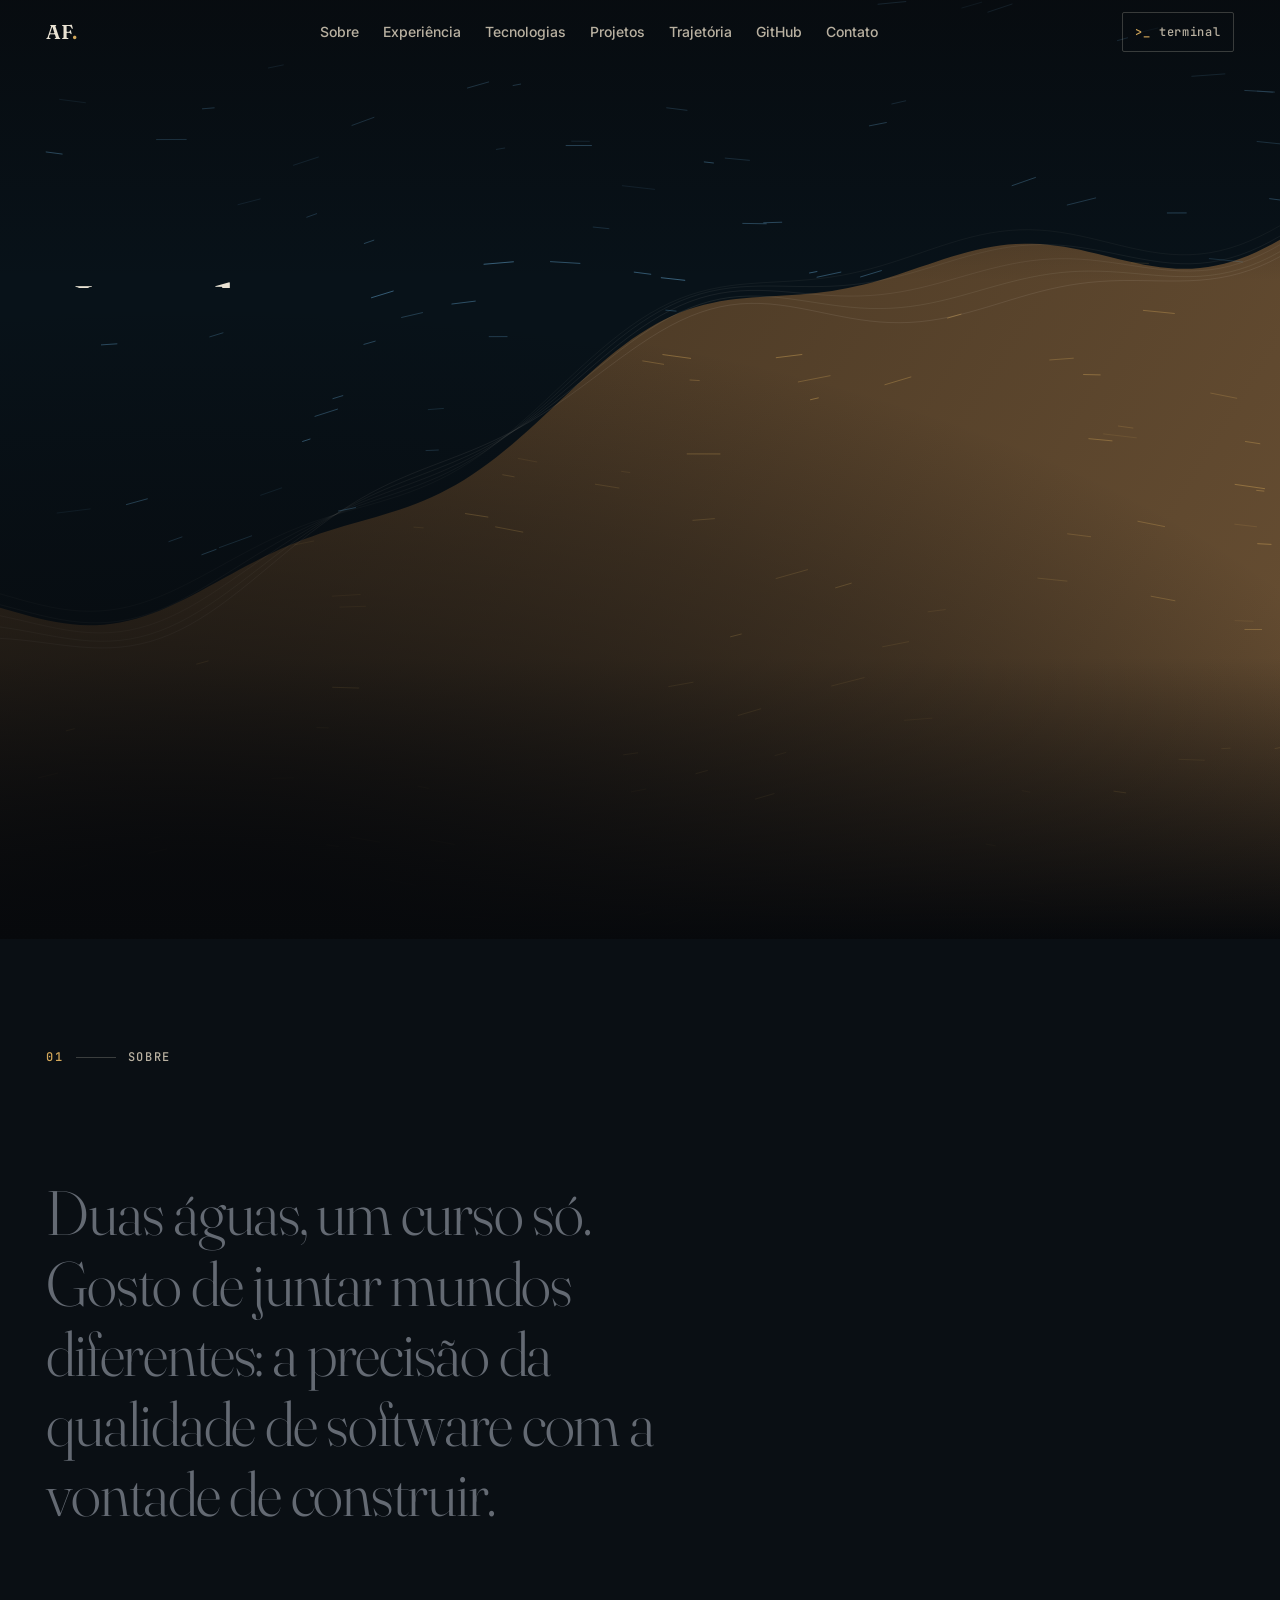
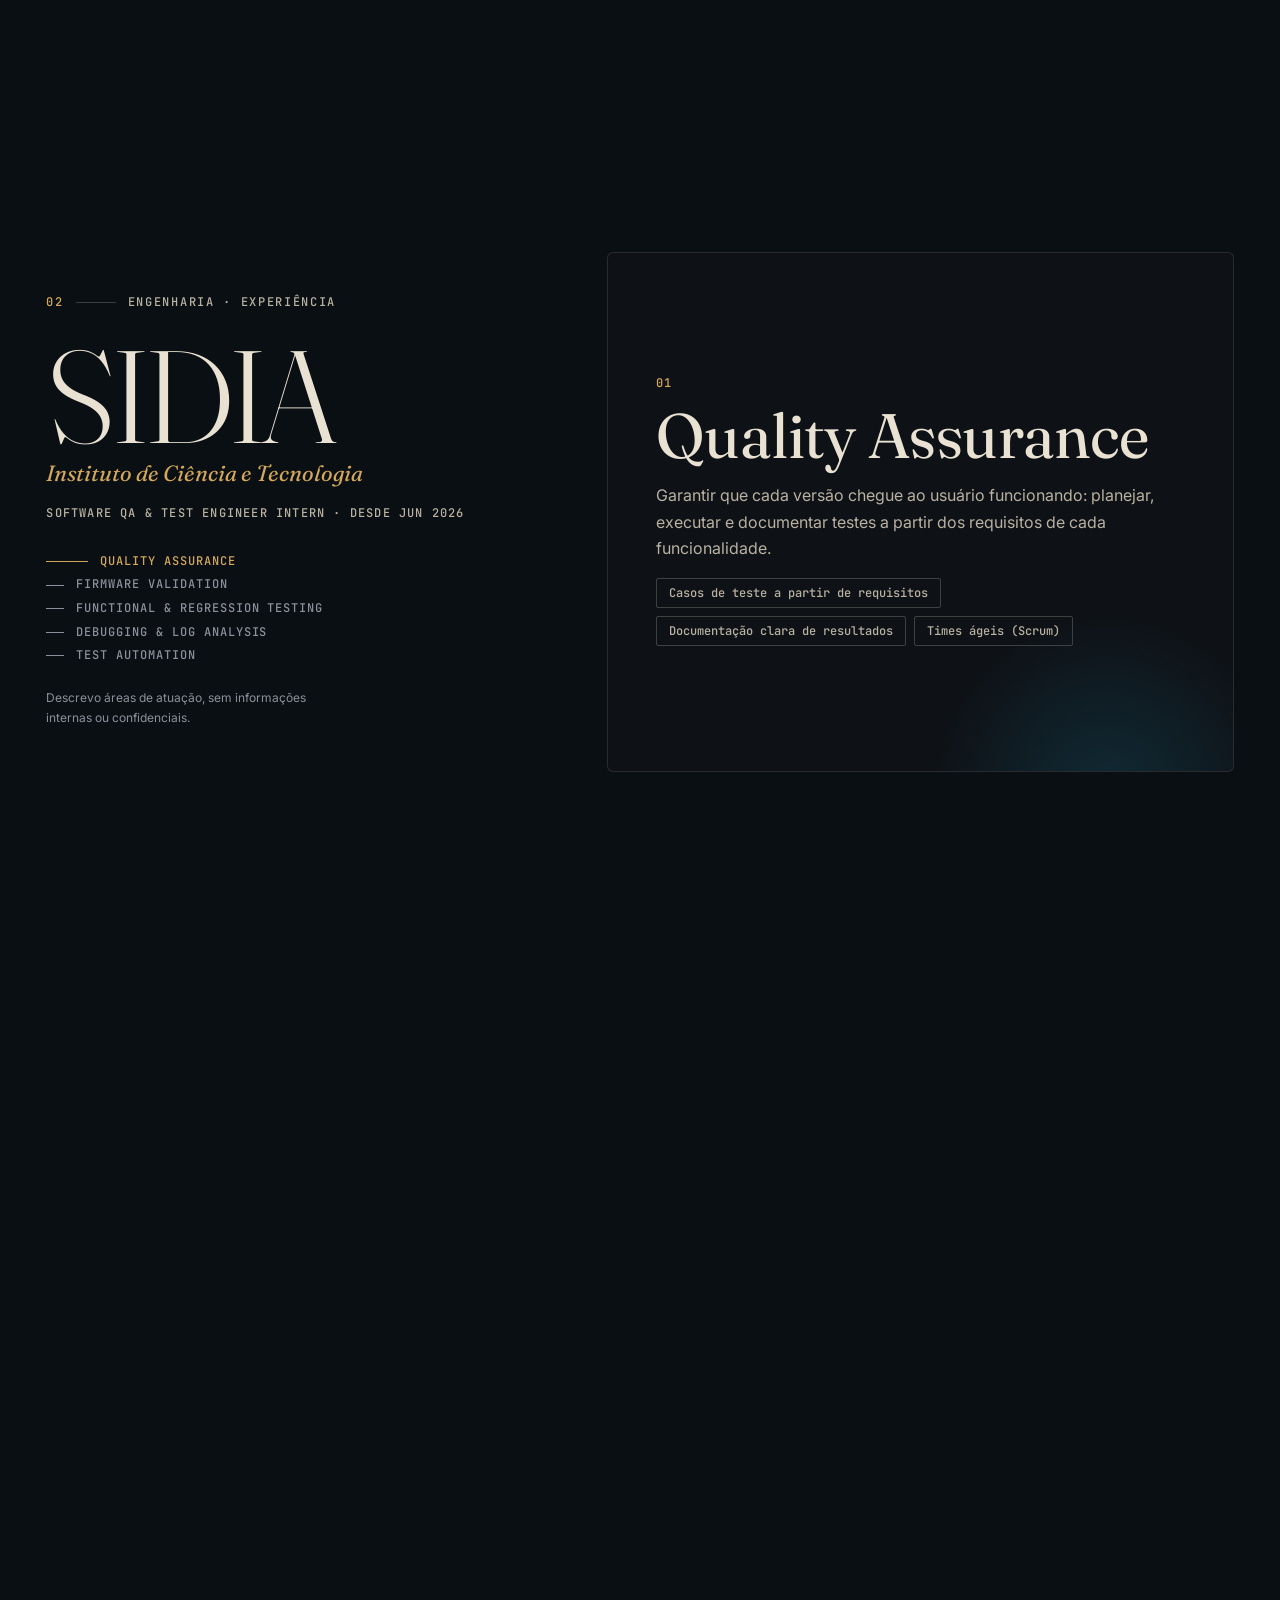
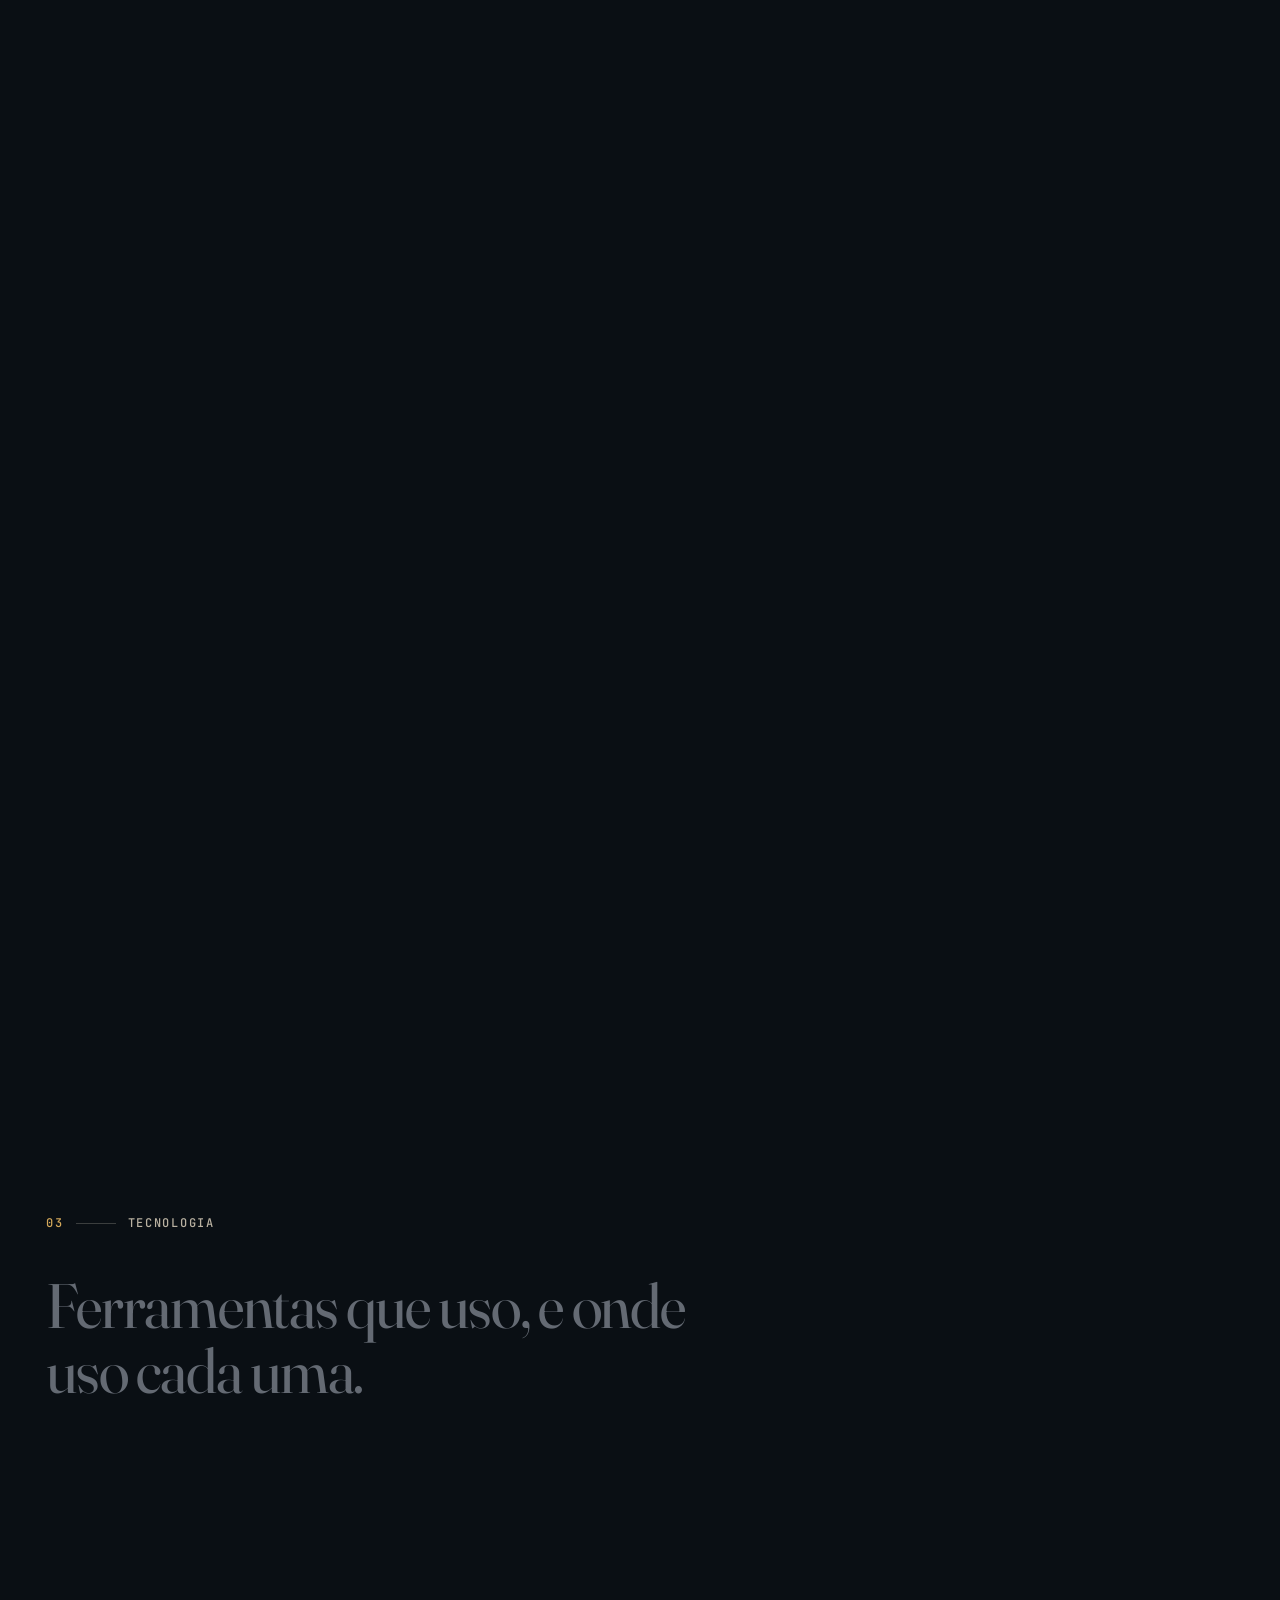
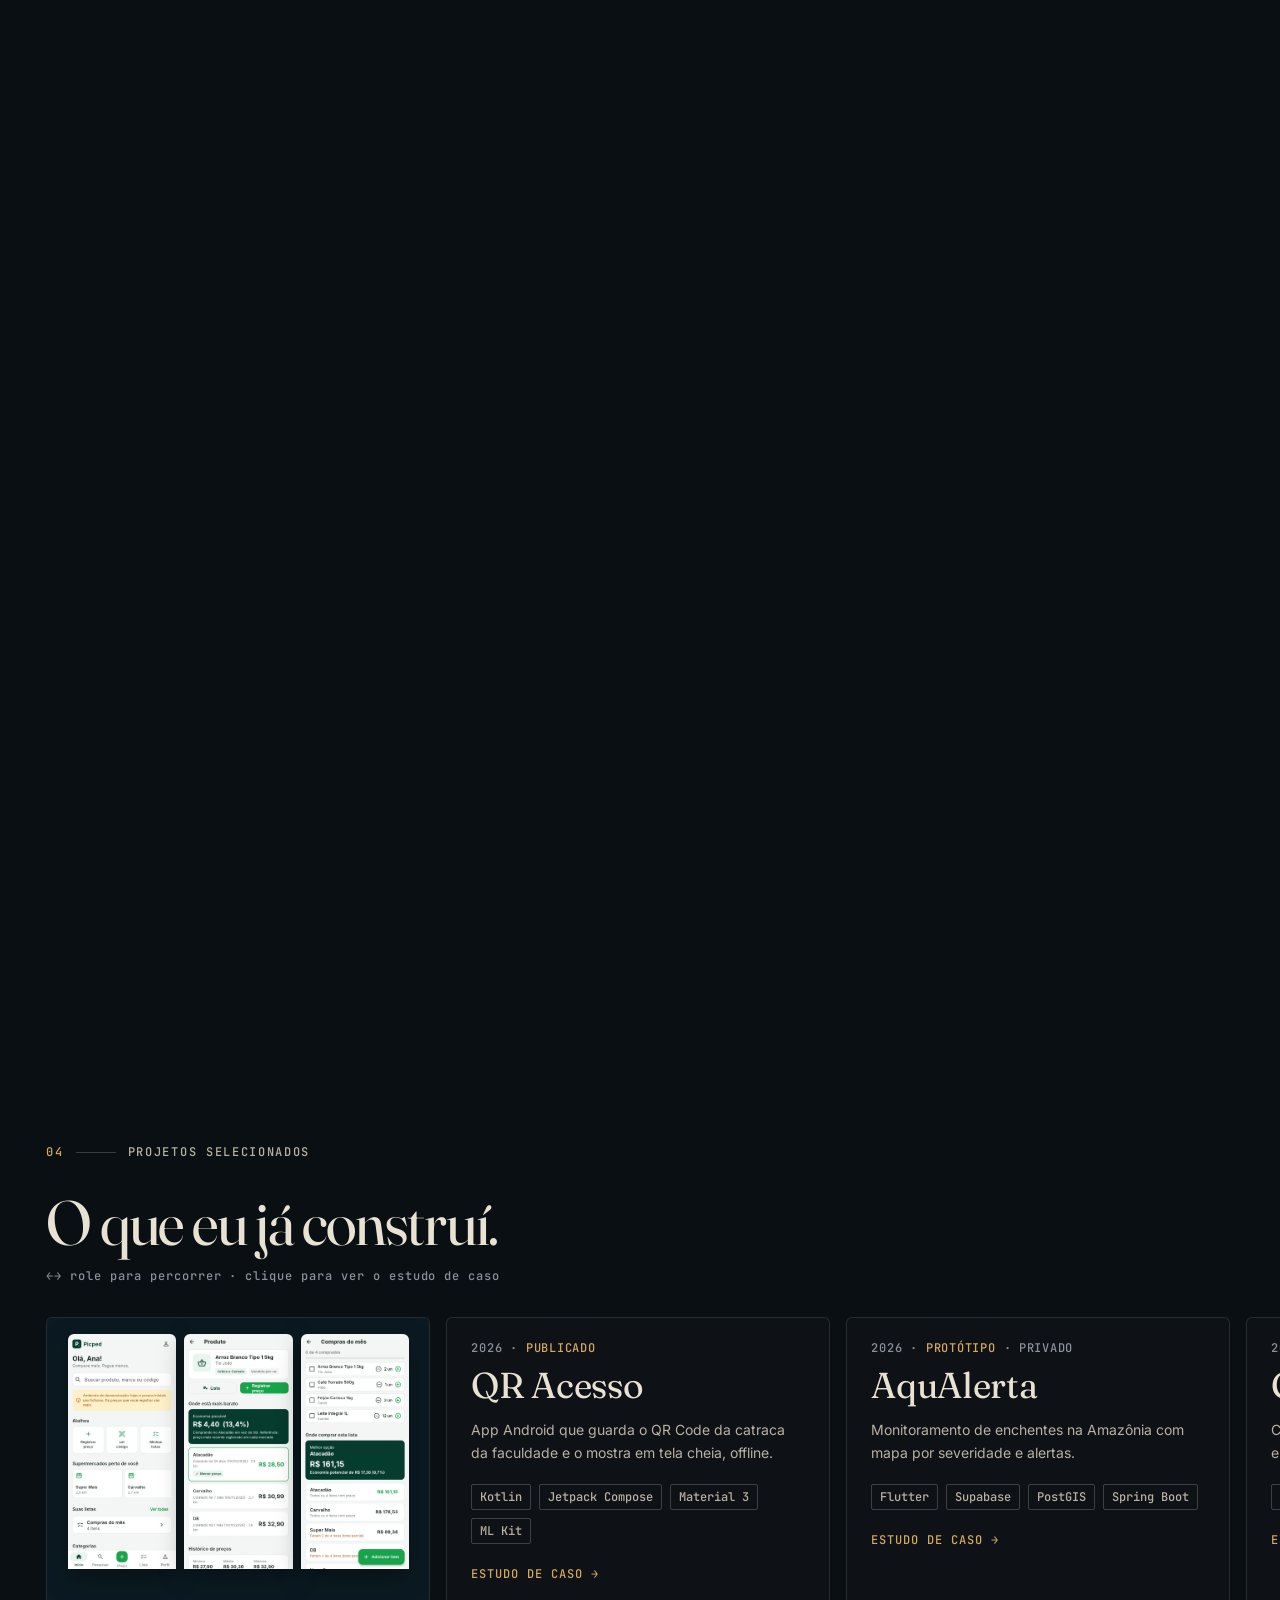
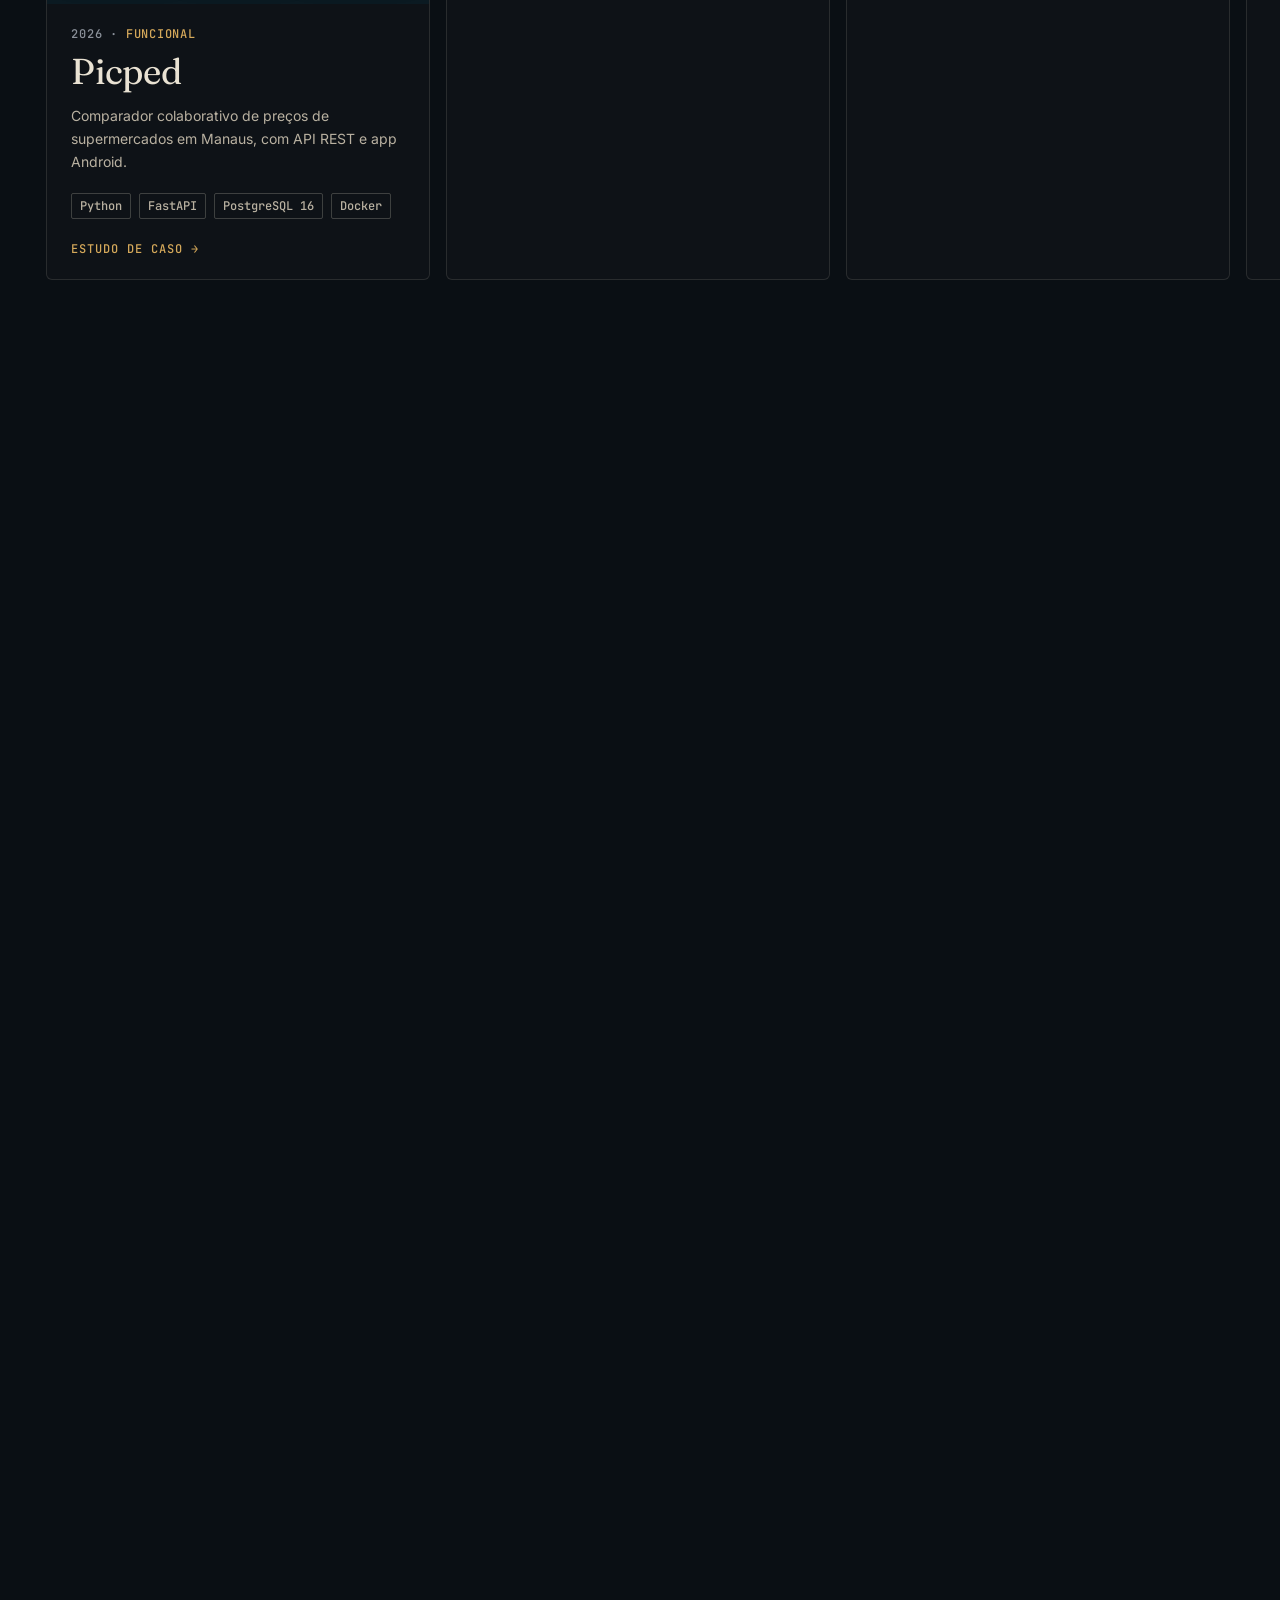
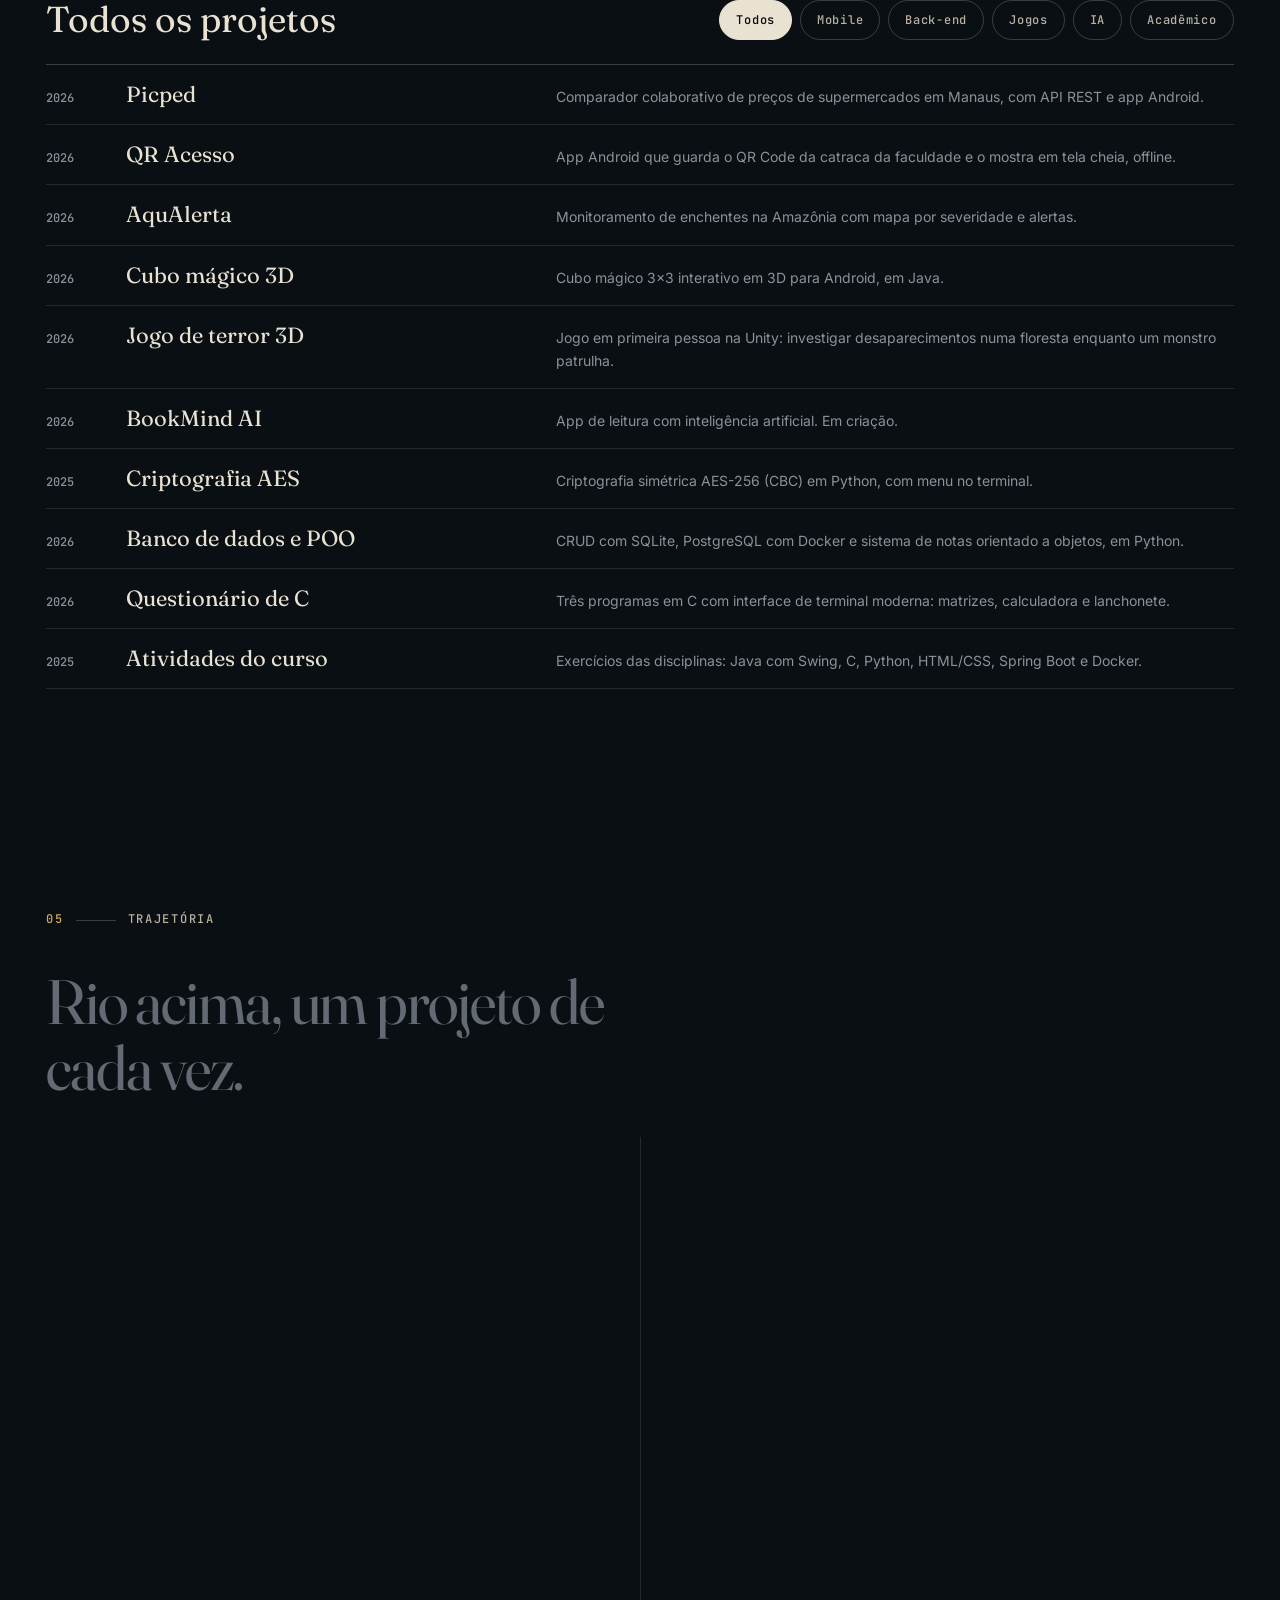
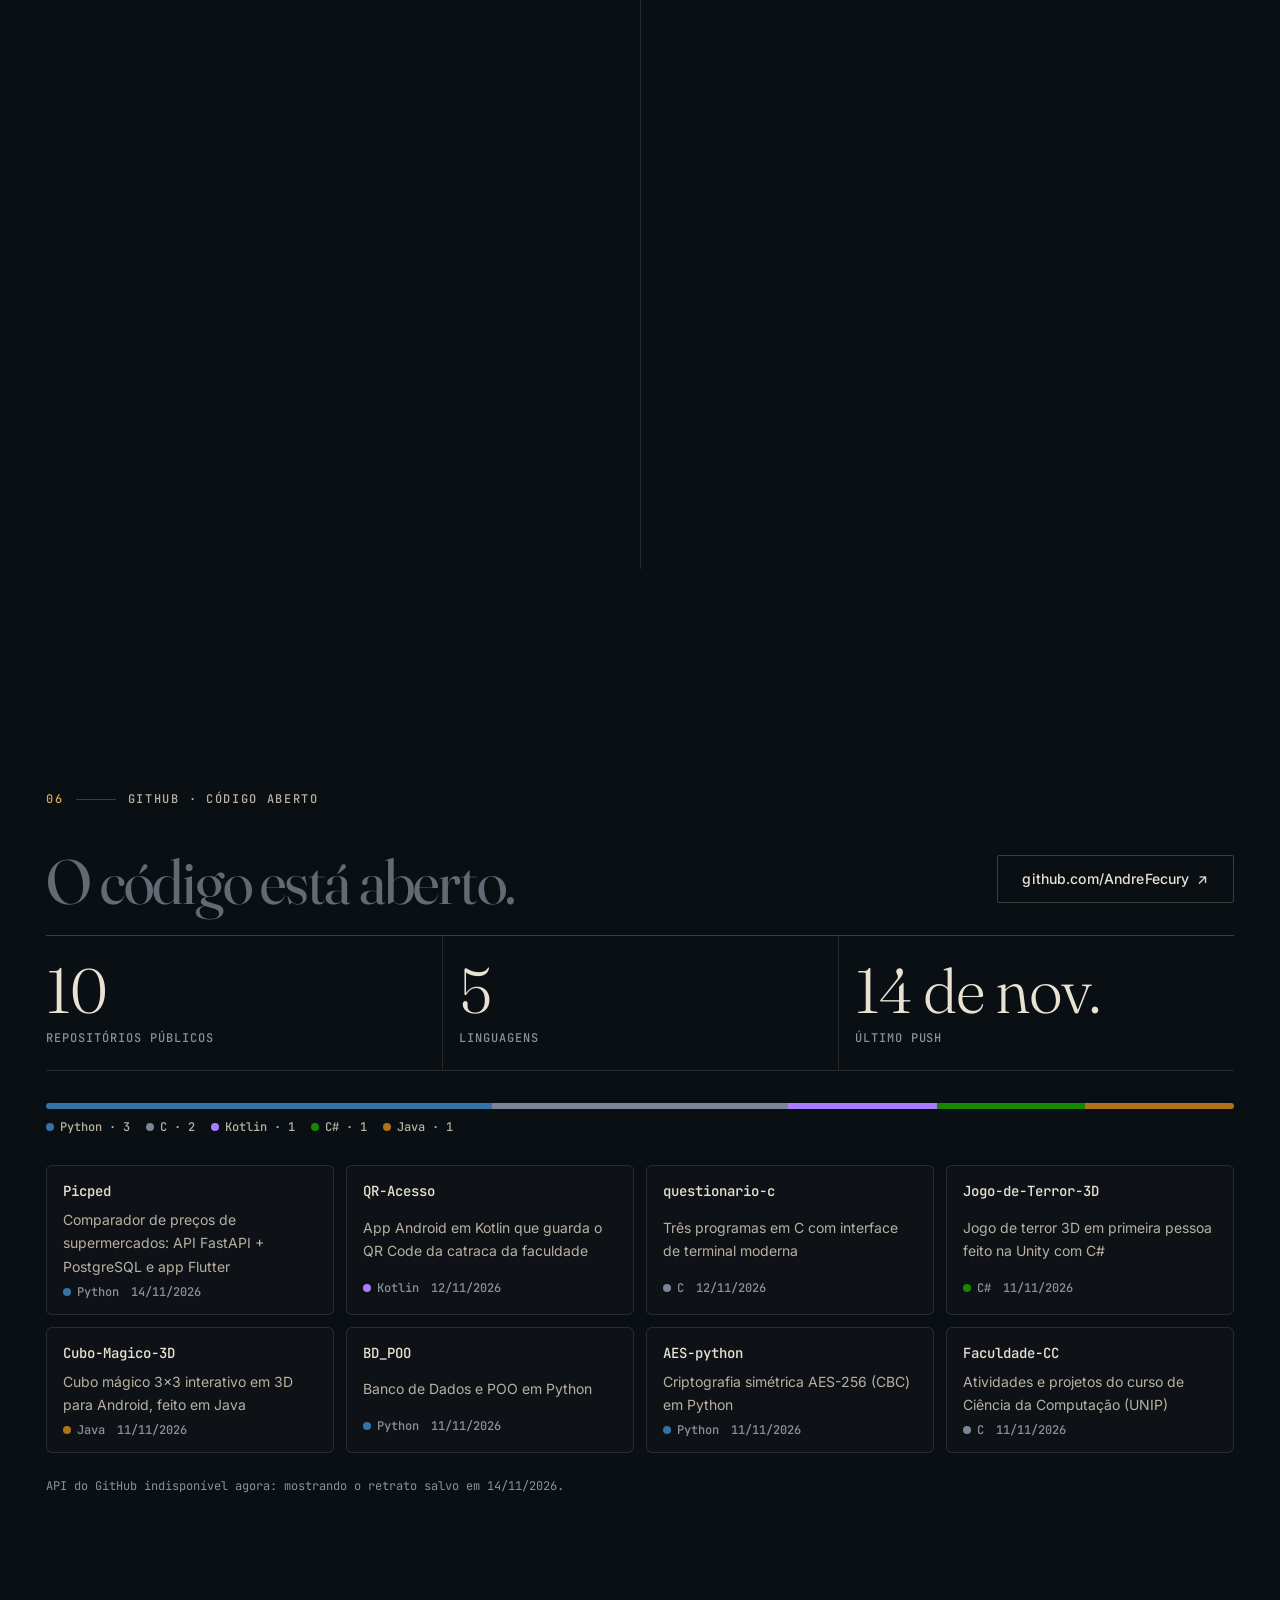
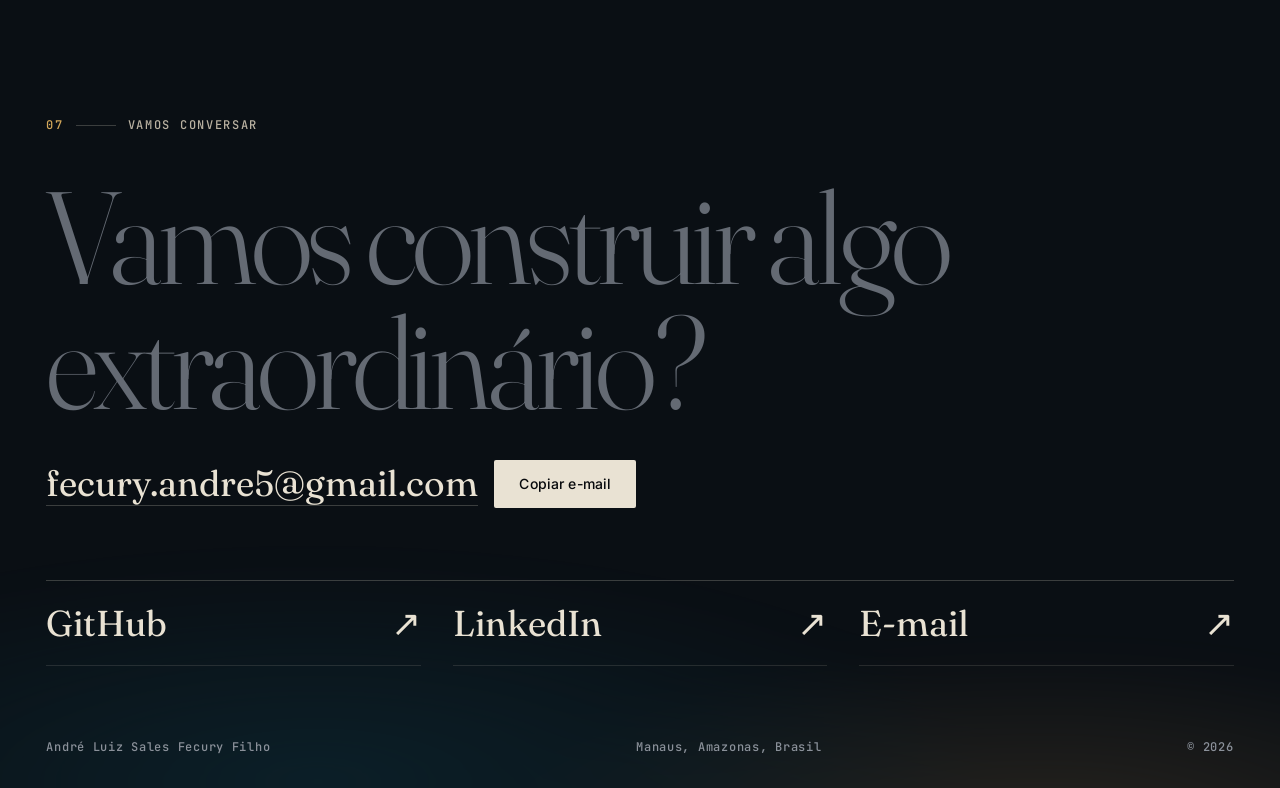
<file: index.html>
<!doctype html>
<html lang="pt-BR">
<head>
  <meta charset="utf-8" />
  <meta name="viewport" content="width=device-width, initial-scale=1" />
  <title>André Fecury · Software Quality, Engineering, Automation</title>
  <meta name="description" content="Portfólio de André Fecury: estudante de Ciência da Computação na UNIP e estagiário de qualidade de software no SIDIA, em Manaus. Testes, automação com Python, validação de firmware e desenvolvimento." />
  <meta name="author" content="André Luiz Sales Fecury Filho" />
  <meta name="theme-color" content="#07090C" />
  <link rel="canonical" href="https://andrefecury.github.io/" />
  <link rel="icon" href="favicon.svg" type="image/svg+xml" />
  <meta property="og:type" content="website" />
  <meta property="og:locale" content="pt_BR" />
  <meta property="og:title" content="André Fecury · Software Quality, Engineering, Automation" />
  <meta property="og:description" content="Entre qualidade de software, automação e desenvolvimento. Manaus, AM." />
  <meta property="og:url" content="https://andrefecury.github.io/" />
  <meta property="og:image" content="https://andrefecury.github.io/assets/img/og.png" />
  <meta name="twitter:card" content="summary_large_image" />
  <link rel="preconnect" href="https://fonts.googleapis.com" />
  <link rel="preconnect" href="https://fonts.gstatic.com" crossorigin />
  <link rel="stylesheet" href="https://fonts.googleapis.com/css2?family=Fraunces:ital,opsz,wght@0,9..144,300..700;1,9..144,300..600&family=Inter:wght@400;500;600&family=JetBrains+Mono:wght@400;500&display=swap" />
  <link rel="stylesheet" href="assets/css/main.css" />
  <script type="application/ld+json">
  {"@context":"https://schema.org","@type":"Person","name":"André Luiz Sales Fecury Filho","alternateName":"André Fecury",
   "url":"https://andrefecury.github.io/","jobTitle":"Software QA & Test Engineer Intern",
   "worksFor":{"@type":"Organization","name":"SIDIA Instituto de Ciência e Tecnologia"},
   "alumniOf":{"@type":"CollegeOrUniversity","name":"Universidade Paulista (UNIP)"},
   "address":{"@type":"PostalAddress","addressLocality":"Manaus","addressRegion":"AM","addressCountry":"BR"},
   "sameAs":["https://github.com/AndreFecury","https://www.linkedin.com/in/andr%C3%A9-fecury-54a583313"]}
  </script>
</head>
<body>
  <a class="skip" href="#conteudo">Pular para o conteúdo</a>
  <div class="progress" aria-hidden="true"><span></span></div>

  <header class="nav" data-nav>
    <a class="nav__brand" href="#inicio">AF<span aria-hidden="true">.</span><span class="sr"> André Fecury, início</span></a>
    <nav aria-label="Capítulos">
      <ul class="nav__links" id="menu">
        <li><a href="#sobre">Sobre</a></li>
        <li><a href="#experiencia">Experiência</a></li>
        <li><a href="#tecnologias">Tecnologias</a></li>
        <li><a href="#projetos">Projetos</a></li>
        <li><a href="#trajetoria">Trajetória</a></li>
        <li><a href="#github">GitHub</a></li>
        <li><a href="#contato">Contato</a></li>
      </ul>
    </nav>
    <div class="nav__actions">
      <button class="btn-term" type="button" data-open-terminal aria-haspopup="dialog"><span aria-hidden="true">&gt;_</span> terminal</button>
      <button class="nav__toggle" type="button" aria-controls="menu" aria-expanded="false" aria-label="Abrir menu">
        <span></span><span></span>
      </button>
    </div>
  </header>

  <main id="conteudo">
    <!-- 01 · INTRODUÇÃO -->
    <section class="hero" id="inicio" aria-labelledby="hero-titulo">
      <canvas class="hero__waters" aria-hidden="true"></canvas>
      <div class="hero__veil" aria-hidden="true"></div>
      <div class="hero__inner">
        <p class="kicker" data-hero-item><span class="dot" aria-hidden="true"></span> 3°08′S · 60°01′W · Manaus, Amazonas, Brasil</p>
        <h1 id="hero-titulo" class="hero__name">
          <span class="line"><span class="word" data-hero-word>André</span></span>
          <span class="line"><span class="word word--italic" data-hero-word>Fecury</span></span>
        </h1>
        <p class="hero__role" data-hero-item>
          <span>Software Quality</span><i aria-hidden="true">/</i><span>Engineering</span><i aria-hidden="true">/</i><span>Automation</span><i aria-hidden="true">/</i><span>Development</span>
        </p>
        <p class="hero__lede" data-hero-item>Transformando problemas complexos em soluções inteligentes.</p>
        <p class="hero__sub" data-hero-item>Entre engenharia de software, qualidade, automação e desenvolvimento, construo soluções que conectam tecnologia e propósito.</p>
        <div class="hero__cta" data-hero-item>
          <a class="btn btn--solid" href="#projetos">Ver projetos</a>
          <a class="btn btn--ghost" href="#trajetoria">Minha trajetória</a>
        </div>
        <ul class="hero__social" data-hero-item aria-label="Redes">
          <li><a href="https://github.com/AndreFecury" target="_blank" rel="noopener">GitHub <span aria-hidden="true">↗</span></a></li>
          <li><a href="https://www.linkedin.com/in/andr%C3%A9-fecury-54a583313" target="_blank" rel="noopener">LinkedIn <span aria-hidden="true">↗</span></a></li>
          <li><a href="#contato">Contato</a></li>
        </ul>
      </div>
      <div class="hero__legend" aria-hidden="true">
        <span>Rio Negro</span><span class="hero__legend-line"></span><span>Solimões</span>
      </div>
      <a class="scroll-cue" href="#sobre" aria-label="Rolar para o capítulo Sobre"><span></span></a>
    </section>

    <!-- 02 · SOBRE -->
    <section class="chapter about" id="sobre" aria-labelledby="sobre-titulo">
      <header class="chapter__head">
        <span class="chapter__num">01</span>
        <span class="chapter__label">Sobre</span>
      </header>
      <div class="about__grid">
        <h2 id="sobre-titulo" class="statement" data-words>Duas águas, um curso só. Gosto de juntar mundos diferentes: a precisão da qualidade de software com a vontade de construir.</h2>
        <div class="about__text">
          <p data-reveal>Estudo <strong>Ciência da Computação na UNIP</strong>, em Manaus, e trabalho com <strong>qualidade de software no SIDIA</strong>, instituto de pesquisa e desenvolvimento que cria tecnologia para a Samsung.</p>
          <p data-reveal>No dia a dia, valido atualizações de firmware, investigo falhas a partir de logs e escrevo automações em Python. Fora do estágio, levo esse cuidado para os meus projetos: apps Android e Flutter, APIs, jogos e, agora, inteligência artificial.</p>
          <dl class="facts" data-reveal>
            <div><dt>Curso</dt><dd>Ciência da Computação · UNIP</dd></div>
            <div><dt>Período</dt><dd>4º de 8 semestres</dd></div>
            <div><dt>Hoje</dt><dd>Estágio no SIDIA</dd></div>
            <div><dt>Foco</dt><dd>Qualidade, automação e desenvolvimento</dd></div>
          </dl>
        </div>
      </div>
    </section>

    <!-- 03 · EXPERIÊNCIA -->
    <section class="chapter exp" id="experiencia" aria-labelledby="exp-titulo">
      <div class="exp__pin">
        <div class="exp__side">
          <header class="chapter__head">
            <span class="chapter__num">02</span>
            <span class="chapter__label">Engenharia · Experiência</span>
          </header>
          <h2 id="exp-titulo" class="exp__title">SIDIA</h2>
          <p class="exp__org">Instituto de Ciência e Tecnologia</p>
          <p class="exp__role"><span data-field="cargo">Software QA &amp; Test Engineer Intern</span> · desde jun 2026</p>
          <ol class="exp__index" aria-hidden="true"></ol>
          <p class="exp__note">Descrevo áreas de atuação, sem informações internas ou confidenciais.</p>
        </div>
        <ol class="exp__areas" aria-label="Áreas de atuação"></ol>
      </div>
    </section>

    <!-- 04 · TECNOLOGIAS -->
    <section class="chapter skills" id="tecnologias" aria-labelledby="skills-titulo">
      <header class="chapter__head">
        <span class="chapter__num">03</span>
        <span class="chapter__label">Tecnologia</span>
      </header>
      <h2 id="skills-titulo" class="section-title" data-words>Ferramentas que uso, e onde uso cada uma.</h2>
      <p class="skills__legend" data-reveal>
        Sem barras de nível: cada tecnologia mostra o contexto em que eu realmente a usei.
        <span class="ctx ctx--pro">profissional</span>
        <span class="ctx ctx--proj">em projetos</span>
        <span class="ctx ctx--acad">acadêmico</span>
        <span class="ctx ctx--exp">explorando</span>
      </p>
      <div class="skills__grid"></div>
    </section>

    <!-- 05 · PROJETOS -->
    <section class="chapter works" id="projetos" aria-labelledby="works-titulo">
      <div class="works__pin">
        <header class="works__head">
          <div class="chapter__head">
            <span class="chapter__num">04</span>
            <span class="chapter__label">Projetos selecionados</span>
          </div>
          <h2 id="works-titulo" class="section-title">O que eu já construí.</h2>
          <p class="works__hint"><span aria-hidden="true">←→</span> role para percorrer · clique para ver o estudo de caso</p>
        </header>
        <div class="works__viewport">
          <ul class="works__track" aria-label="Projetos em destaque"></ul>
        </div>
      </div>
      <div class="index">
        <div class="index__bar">
          <h3 class="index__title">Todos os projetos</h3>
          <div class="filters" role="group" aria-label="Filtrar projetos"></div>
        </div>
        <ul class="index__list" aria-live="polite"></ul>
      </div>
    </section>

    <!-- 06 · TRAJETÓRIA -->
    <section class="chapter journey" id="trajetoria" aria-labelledby="journey-titulo">
      <header class="chapter__head">
        <span class="chapter__num">05</span>
        <span class="chapter__label">Trajetória</span>
      </header>
      <h2 id="journey-titulo" class="section-title" data-words>Rio acima, um projeto de cada vez.</h2>
      <div class="journey__wrap">
        <div class="journey__line" aria-hidden="true"><span></span></div>
        <ol class="journey__list"></ol>
      </div>
    </section>

    <!-- 07 · GITHUB -->
    <section class="chapter gh" id="github" aria-labelledby="gh-titulo">
      <header class="chapter__head">
        <span class="chapter__num">06</span>
        <span class="chapter__label">GitHub · Código aberto</span>
      </header>
      <div class="gh__top">
        <h2 id="gh-titulo" class="section-title" data-words>O código está aberto.</h2>
        <a class="btn btn--ghost" href="https://github.com/AndreFecury" target="_blank" rel="noopener">github.com/AndreFecury <span aria-hidden="true">↗</span></a>
      </div>
      <div class="gh__stats" aria-live="polite">
        <div class="stat"><span class="stat__n" data-gh="repos">10</span><span class="stat__l">repositórios públicos</span></div>
        <div class="stat"><span class="stat__n" data-gh="langs">—</span><span class="stat__l">linguagens</span></div>
        <div class="stat"><span class="stat__n" data-gh="last">—</span><span class="stat__l">último push</span></div>
      </div>
      <div class="gh__langs" aria-label="Linguagens principais dos repositórios"></div>
      <ul class="gh__repos"></ul>
      <p class="gh__source" data-gh="source"></p>
    </section>

    <!-- 08 · CONTATO -->
    <section class="chapter connect" id="contato" aria-labelledby="connect-titulo">
      <div class="connect__waters" aria-hidden="true"></div>
      <header class="chapter__head">
        <span class="chapter__num">07</span>
        <span class="chapter__label">Vamos conversar</span>
      </header>
      <h2 id="connect-titulo" class="connect__title" data-words>Vamos construir algo extraordinário?</h2>
      <div class="connect__mail">
        <a class="connect__email" href="mailto:fecury.andre5@gmail.com">fecury.andre5@gmail.com</a>
        <button class="btn btn--solid" type="button" data-copy="fecury.andre5@gmail.com">Copiar e-mail</button>
        <span class="toast" role="status" aria-live="polite"></span>
      </div>
      <ul class="connect__links">
        <li><a href="https://github.com/AndreFecury" target="_blank" rel="noopener"><span>GitHub</span><span aria-hidden="true">↗</span></a></li>
        <li><a href="https://www.linkedin.com/in/andr%C3%A9-fecury-54a583313" target="_blank" rel="noopener"><span>LinkedIn</span><span aria-hidden="true">↗</span></a></li>
        <li><a href="mailto:fecury.andre5@gmail.com"><span>E-mail</span><span aria-hidden="true">↗</span></a></li>
      </ul>
      <footer class="foot">
        <span>André Luiz Sales Fecury Filho</span>
        <span>Manaus, Amazonas, Brasil</span>
        <span>© 2026</span>
      </footer>
    </section>
  </main>

  <!-- Estudo de caso (modal) -->
  <dialog class="case" aria-labelledby="case-title">
    <div class="case__inner">
      <button class="case__close" type="button" data-close aria-label="Fechar estudo de caso">Fechar <span aria-hidden="true">×</span></button>
      <div class="case__body"></div>
    </div>
  </dialog>

  <!-- Terminal interativo (opcional) -->
  <dialog class="term" aria-label="Terminal interativo">
    <div class="term__bar">
      <span class="term__dots" aria-hidden="true"><i></i><i></i><i></i></span>
      <span>andre@manaus: ~</span>
      <button type="button" data-close aria-label="Fechar terminal">×</button>
    </div>
    <div class="term__out" role="log" aria-live="polite"></div>
    <form class="term__form">
      <label for="term-in"><span aria-hidden="true">$</span><span class="sr">Comando</span></label>
      <input id="term-in" type="text" autocomplete="off" spellcheck="false" autocapitalize="off" />
    </form>
    <div class="term__hints" aria-label="Atalhos de comando"></div>
  </dialog>

  <noscript><p class="noscript">Algumas seções usam JavaScript. Os projetos também estão em <a href="https://github.com/AndreFecury">github.com/AndreFecury</a>.</p></noscript>

  <script src="assets/js/data.js"></script>
  <script src="assets/vendor/gsap.min.js" defer></script>
  <script src="assets/vendor/ScrollTrigger.min.js" defer></script>
  <script src="assets/js/main.js" defer></script>
</body>
</html>
</file>
<file: assets/css/main.css>
/* =====================================================================
   André Fecury · Encontro das Águas — Technology in motion
   Mobile-first. Tokens no :root; animações só com transform/opacity.
   ===================================================================== */
:root {
  /* cor */
  --ink: #07090c;
  --graphite: #0e1217;
  --graphite-2: #151a21;
  --negro: #0b1a22;
  --petrol: #0f3b4a;
  --petrol-2: #16566a;
  --sand: #e9e2d3;
  --sand-2: #b9b1a1;
  --mute: #8b919a;
  --gold: #d4a85a;
  --gold-2: #a8823f;
  --solimoes: #8a6a43;
  --blue: #5e9cc4;
  --line: rgba(233, 226, 211, 0.12);
  --line-2: rgba(233, 226, 211, 0.22);
  /* tipografia */
  --f-display: "Fraunces", "Times New Roman", serif;
  --f-body: "Inter", system-ui, -apple-system, "Segoe UI", sans-serif;
  --f-mono: "JetBrains Mono", ui-monospace, "Cascadia Code", monospace;
  --t-xs: 0.75rem;
  --t-sm: 0.875rem;
  --t-md: 1rem;
  --t-lg: clamp(1.125rem, 1rem + 0.5vw, 1.375rem);
  --t-xl: clamp(1.5rem, 1.1rem + 1.6vw, 2.25rem);
  --t-2xl: clamp(2rem, 1.2rem + 3.4vw, 4rem);
  --t-3xl: clamp(3.2rem, 1.4rem + 8.5vw, 10rem);
  /* espaço */
  --s-1: 0.25rem; --s-2: 0.5rem; --s-3: 0.75rem; --s-4: 1rem; --s-5: 1.5rem;
  --s-6: 2rem; --s-7: 3rem; --s-8: 4.5rem; --s-9: 7rem;
  --gutter: clamp(1rem, 0.5rem + 3vw, 3.5rem);
  --maxw: 1320px;
  /* forma e movimento */
  --r-1: 2px; --r-2: 6px;
  --ease: cubic-bezier(0.22, 1, 0.36, 1);
  --t-fast: 180ms; --t-med: 420ms; --t-slow: 900ms;
  --nav-h: 64px;
}

*, *::before, *::after { box-sizing: border-box; }
html { overflow-x: clip; -webkit-text-size-adjust: 100%; scroll-padding-top: calc(var(--nav-h) + 8px); }
@media (prefers-reduced-motion: no-preference) { html { scroll-behavior: smooth; } }
body {
  margin: 0;
  background: var(--ink);
  color: var(--sand);
  font: 400 var(--t-md)/1.65 var(--f-body);
  overflow-x: clip;
  -webkit-font-smoothing: antialiased;
  text-rendering: optimizeLegibility;
}
img { max-width: 100%; height: auto; display: block; }
a { color: inherit; text-decoration-thickness: 1px; text-underline-offset: 0.2em; }
button { font: inherit; color: inherit; }
h1, h2, h3, p, ul, ol, dl, dd { margin: 0; }
ul, ol { padding: 0; list-style: none; }
::selection { background: var(--gold); color: var(--ink); }
:focus-visible { outline: 2px solid var(--gold); outline-offset: 3px; border-radius: var(--r-1); }
.sr { position: absolute; width: 1px; height: 1px; overflow: hidden; clip: rect(0 0 0 0); white-space: nowrap; }
.skip {
  position: fixed; left: var(--s-4); top: -100px; z-index: 100;
  background: var(--gold); color: var(--ink); padding: var(--s-2) var(--s-4); font-weight: 600;
}
.skip:focus { top: var(--s-4); }
.noscript { padding: var(--s-5) var(--gutter); color: var(--sand-2); }

/* ---------------------------------------------------------------- base de capítulo */
.chapter {
  position: relative;
  padding: var(--s-9) var(--gutter);
  max-width: calc(var(--maxw) + 2 * var(--gutter));
  margin: 0 auto;
}
.chapter__head {
  display: flex; align-items: center; gap: var(--s-3);
  font: 500 var(--t-xs)/1 var(--f-mono); letter-spacing: 0.14em; text-transform: uppercase;
  color: var(--sand-2); margin-bottom: var(--s-6);
}
.chapter__num { color: var(--gold); }
.chapter__num::after { content: ""; display: inline-block; width: 2.5rem; height: 1px; background: var(--line-2); margin-left: var(--s-3); vertical-align: middle; }
.section-title {
  font: 400 var(--t-2xl)/1.05 var(--f-display);
  font-variation-settings: "opsz" 120;
  letter-spacing: -0.02em;
  max-width: 18ch;
  margin-bottom: var(--s-7);
}
.kicker {
  display: inline-flex; align-items: center; gap: var(--s-2);
  font: 500 var(--t-xs)/1.4 var(--f-mono); letter-spacing: 0.12em; text-transform: uppercase; color: var(--sand-2);
}
.dot { width: 6px; height: 6px; border-radius: 50%; background: var(--gold); box-shadow: 0 0 0 4px rgba(212, 168, 90, 0.18); }

/* botões */
.btn {
  display: inline-flex; align-items: center; justify-content: center; gap: var(--s-2);
  min-height: 48px; padding: 0 var(--s-5);
  font: 500 var(--t-sm)/1 var(--f-body); letter-spacing: 0.01em;
  border-radius: var(--r-1); border: 1px solid transparent; text-decoration: none; cursor: pointer;
  transition: background var(--t-fast) var(--ease), color var(--t-fast) var(--ease), border-color var(--t-fast) var(--ease), transform var(--t-fast) var(--ease);
}
.btn:active { transform: translateY(1px); }
.btn--solid { background: var(--sand); color: var(--ink); }
.btn--solid:hover { background: var(--gold); }
.btn--ghost { border-color: var(--line-2); color: var(--sand); background: transparent; }
.btn--ghost:hover { border-color: var(--gold); color: var(--gold); }

/* ---------------------------------------------------------------- navegação */
.progress { position: fixed; inset: 0 0 auto 0; height: 2px; z-index: 60; pointer-events: none; }
.progress span { display: block; height: 100%; background: linear-gradient(90deg, var(--blue), var(--gold)); transform-origin: 0 50%; transform: scaleX(0); }
.nav {
  position: fixed; inset: 0 0 auto 0; z-index: 50; height: var(--nav-h);
  display: flex; align-items: center; justify-content: space-between; gap: var(--s-4);
  padding: 0 var(--gutter);
  transition: transform var(--t-med) var(--ease), background var(--t-med) var(--ease), border-color var(--t-med) var(--ease);
  border-bottom: 1px solid transparent;
}
.nav.is-solid { background: rgba(7, 9, 12, 0.82); backdrop-filter: blur(10px); -webkit-backdrop-filter: blur(10px); border-color: var(--line); }
.nav.is-hidden { transform: translateY(-100%); }
.nav__brand { font: 600 1.25rem/1 var(--f-display); text-decoration: none; letter-spacing: -0.02em; }
.nav__brand span { color: var(--gold); }
.nav__links {
  position: fixed; inset: var(--nav-h) 0 auto 0; display: grid; gap: var(--s-1);
  padding: var(--s-5) var(--gutter) var(--s-6); background: var(--graphite); border-bottom: 1px solid var(--line);
  transform: translateY(-8px); opacity: 0; visibility: hidden;
  transition: opacity var(--t-med) var(--ease), transform var(--t-med) var(--ease), visibility var(--t-med);
}
.nav.is-open .nav__links { opacity: 1; transform: none; visibility: visible; }
.nav__links a {
  display: block; padding: var(--s-3) 0; text-decoration: none;
  font: 400 var(--t-xl)/1.2 var(--f-display); border-bottom: 1px solid var(--line);
}
.nav__links a.is-active { color: var(--gold); }
.nav__actions { display: flex; align-items: center; gap: var(--s-3); }
.btn-term {
  display: inline-flex; align-items: center; gap: var(--s-2); min-height: 40px; padding: 0 var(--s-3);
  background: transparent; border: 1px solid var(--line-2); border-radius: var(--r-1); cursor: pointer;
  font: 500 var(--t-xs)/1 var(--f-mono); letter-spacing: 0.06em; color: var(--sand-2);
}
.btn-term:hover { border-color: var(--gold); color: var(--gold); }
.btn-term span { color: var(--gold); }
.nav__toggle { width: 44px; height: 44px; display: grid; place-content: center; gap: 6px; background: none; border: 0; cursor: pointer; }
.nav__toggle span { display: block; width: 22px; height: 1.5px; background: var(--sand); transition: transform var(--t-med) var(--ease); }
.nav.is-open .nav__toggle span:first-child { transform: translateY(3.75px) rotate(45deg); }
.nav.is-open .nav__toggle span:last-child { transform: translateY(-3.75px) rotate(-45deg); }

@media (min-width: 960px) {
  .nav__toggle { display: none; }
  .nav__links {
    position: static; display: flex; gap: var(--s-5); padding: 0; background: none; border: 0;
    opacity: 1; visibility: visible; transform: none;
  }
  .nav__links a {
    font: 500 var(--t-sm)/1 var(--f-body); border: 0; padding: var(--s-2) 0; color: var(--sand-2); position: relative;
  }
  .nav__links a::after {
    content: ""; position: absolute; left: 0; right: 0; bottom: 0; height: 1px; background: var(--gold);
    transform: scaleX(0); transform-origin: left; transition: transform var(--t-med) var(--ease);
  }
  .nav__links a:hover, .nav__links a.is-active { color: var(--sand); }
  .nav__links a:hover::after, .nav__links a.is-active::after { transform: scaleX(1); }
}

/* ---------------------------------------------------------------- 01 hero */
.hero {
  position: relative; min-height: 100svh; display: grid; align-items: end;
  padding: calc(var(--nav-h) + var(--s-7)) var(--gutter) var(--s-9);
  overflow: hidden; isolation: isolate;
}
.hero__waters { position: absolute; inset: -10% 0 -10% 0; width: 100%; height: 120%; z-index: -2; }
.hero__veil {
  position: absolute; inset: 0; z-index: -1;
  background:
    radial-gradient(120% 80% at 15% 100%, rgba(7, 9, 12, 0.92) 10%, rgba(7, 9, 12, 0.35) 60%, transparent 85%),
    linear-gradient(180deg, rgba(7, 9, 12, 0.7) 0%, transparent 30%, transparent 70%, var(--ink) 100%);
}
.hero__inner { position: relative; max-width: var(--maxw); width: 100%; margin: 0 auto; }
.hero__name {
  font: 300 var(--t-3xl)/0.9 var(--f-display);
  font-variation-settings: "opsz" 144;
  letter-spacing: -0.035em;
  margin: var(--s-5) 0 var(--s-5);
}
.hero__name .line { display: block; overflow: hidden; padding-bottom: 0.06em; }
.hero__name .word { display: inline-block; }
.hero__name .word--italic { font-style: italic; color: var(--gold); padding-left: 0.6em; }
.hero__role {
  display: flex; flex-wrap: wrap; gap: var(--s-2) var(--s-3);
  font: 500 var(--t-xs)/1.4 var(--f-mono); letter-spacing: 0.14em; text-transform: uppercase; color: var(--sand);
  margin-bottom: var(--s-5);
}
.hero__role i { color: var(--gold); font-style: normal; }
.hero__lede { font: 400 var(--t-xl)/1.2 var(--f-display); max-width: 22ch; letter-spacing: -0.01em; }
.hero__sub { color: var(--sand-2); max-width: 46ch; margin-top: var(--s-3); }
.hero__cta { display: flex; flex-wrap: wrap; gap: var(--s-3); margin-top: var(--s-6); }
.hero__social { display: flex; gap: var(--s-5); margin-top: var(--s-5); font-size: var(--t-sm); }
.hero__social a { color: var(--sand-2); text-decoration: none; padding: var(--s-2) 0; }
.hero__social a:hover { color: var(--gold); }
.hero__legend {
  position: absolute; right: var(--gutter); top: calc(var(--nav-h) + var(--s-5));
  display: none; align-items: center; gap: var(--s-3);
  font: 500 var(--t-xs)/1 var(--f-mono); letter-spacing: 0.12em; text-transform: uppercase; color: var(--sand-2);
}
.hero__legend-line { width: 64px; height: 1px; background: linear-gradient(90deg, var(--blue), var(--solimoes)); }
.scroll-cue {
  position: absolute; left: 50%; bottom: var(--s-5); width: 22px; height: 36px; translate: -50% 0;
  border: 1px solid var(--line-2); border-radius: 12px;
}
.scroll-cue span { position: absolute; left: 50%; top: 7px; width: 2px; height: 7px; translate: -50% 0; background: var(--gold); border-radius: 2px; }
@media (prefers-reduced-motion: no-preference) {
  .scroll-cue span { animation: cue 2.2s var(--ease) infinite; }
}
@keyframes cue { 0% { opacity: 0; transform: translateY(0); } 30% { opacity: 1; } 80% { opacity: 0; transform: translateY(12px); } 100% { opacity: 0; } }
@media (min-width: 760px) { .hero__legend { display: flex; } .hero { align-items: center; } }

/* ---------------------------------------------------------------- 02 sobre */
.statement {
  font: 300 var(--t-2xl)/1.12 var(--f-display);
  font-variation-settings: "opsz" 120;
  letter-spacing: -0.02em; max-width: 24ch;
}
.statement .w, [data-words] .w { display: inline-block; }
.about__grid { display: grid; gap: var(--s-7); }
.about__text { display: grid; gap: var(--s-5); color: var(--sand-2); max-width: 56ch; }
.about__text strong { color: var(--sand); font-weight: 500; }
.facts { display: grid; grid-template-columns: 1fr 1fr; gap: 0; border-top: 1px solid var(--line); margin-top: var(--s-3); }
.facts div { padding: var(--s-4) var(--s-3) var(--s-4) 0; border-bottom: 1px solid var(--line); }
.facts dt { font: 500 var(--t-xs)/1.4 var(--f-mono); letter-spacing: 0.12em; text-transform: uppercase; color: var(--mute); margin-bottom: var(--s-1); }
.facts dd { color: var(--sand); font-size: var(--t-sm); }
@media (min-width: 960px) {
  .about__grid { grid-template-columns: 1.25fr 1fr; align-items: end; gap: var(--s-8); }
}

/* ---------------------------------------------------------------- 03 experiência */
.exp { max-width: none; padding-left: 0; padding-right: 0; }
.exp__pin {
  max-width: calc(var(--maxw) + 2 * var(--gutter)); margin: 0 auto; padding: 0 var(--gutter);
  display: grid; gap: var(--s-7);
}
.exp__title {
  font: 300 var(--t-3xl)/0.85 var(--f-display); font-variation-settings: "opsz" 144;
  letter-spacing: -0.04em; color: var(--sand);
}
.exp__org { font: 400 var(--t-lg)/1.3 var(--f-display); font-style: italic; color: var(--gold); margin-top: var(--s-2); }
.exp__role { font: 500 var(--t-xs)/1.5 var(--f-mono); letter-spacing: 0.1em; text-transform: uppercase; color: var(--sand-2); margin-top: var(--s-4); }
.exp__note { font-size: var(--t-xs); color: var(--mute); margin-top: var(--s-5); max-width: 36ch; }
.exp__index { display: none; }
.exp__areas { display: grid; gap: var(--s-4); counter-reset: area; }
.area {
  position: relative; padding: var(--s-6) var(--s-5); background: var(--graphite);
  border: 1px solid var(--line); border-radius: var(--r-2); overflow: hidden;
}
.area::before {
  counter-increment: area; content: "0" counter(area);
  font: 500 var(--t-xs)/1 var(--f-mono); color: var(--gold); letter-spacing: 0.12em;
}
.area h3 { font: 400 var(--t-xl)/1.1 var(--f-display); margin: var(--s-3) 0; letter-spacing: -0.01em; }
.area p { color: var(--sand-2); max-width: 52ch; }
.area ul { display: flex; flex-wrap: wrap; gap: var(--s-2); margin-top: var(--s-4); }
.area li { font: 500 var(--t-xs)/1 var(--f-mono); padding: var(--s-2) var(--s-3); border: 1px solid var(--line-2); border-radius: var(--r-1); color: var(--sand-2); }
.area__flow { position: absolute; right: -10%; bottom: -40%; width: 60%; aspect-ratio: 1; border-radius: 50%;
  background: radial-gradient(circle, rgba(22, 86, 106, 0.35), transparent 65%); pointer-events: none; }

/* modo cinematográfico (desktop, com movimento): áreas empilhadas, uma por vez */
.is-cine .exp { padding-top: 0; padding-bottom: 0; }
.is-cine .exp__pin { min-height: 100vh; grid-template-columns: minmax(0, 0.9fr) minmax(0, 1.1fr); align-items: center; padding-top: var(--nav-h); }
.is-cine .exp__index {
  display: grid; gap: var(--s-2); margin-top: var(--s-6);
  font: 500 var(--t-xs)/1.3 var(--f-mono); letter-spacing: 0.08em; text-transform: uppercase; color: var(--mute);
}
.is-cine .exp__index li { display: flex; align-items: center; gap: var(--s-3); transition: color var(--t-med) var(--ease); }
.is-cine .exp__index li::before { content: ""; width: 18px; height: 1px; background: currentColor; transition: width var(--t-med) var(--ease); }
.is-cine .exp__index li.is-on { color: var(--gold); }
.is-cine .exp__index li.is-on::before { width: 42px; }
.is-cine .exp__areas { display: block; position: relative; height: min(64vh, 520px); }
.is-cine .area { position: absolute; inset: 0; display: flex; flex-direction: column; justify-content: center; padding: var(--s-8) var(--s-7); }
.is-cine .area h3 { font-size: var(--t-2xl); }

/* ---------------------------------------------------------------- 04 tecnologias */
.skills__legend { display: flex; flex-wrap: wrap; align-items: center; gap: var(--s-2) var(--s-3); color: var(--sand-2); font-size: var(--t-sm); margin: calc(-1 * var(--s-5)) 0 var(--s-7); max-width: 70ch; }
.ctx { display: inline-flex; align-items: center; gap: var(--s-2); font: 500 var(--t-xs)/1 var(--f-mono); color: var(--sand); }
.ctx::before { content: ""; width: 8px; height: 8px; border-radius: 50%; }
.ctx--pro::before { background: var(--gold); }
.ctx--proj::before { background: var(--blue); }
.ctx--acad::before { background: transparent; border: 1px solid var(--sand-2); }
.ctx--exp::before { background: transparent; border: 1px dashed var(--mute); }
.skills__grid { display: grid; gap: var(--s-5); }
.skillcat { border-top: 1px solid var(--line-2); padding-top: var(--s-4); }
.skillcat h3 { font: 500 var(--t-xs)/1 var(--f-mono); letter-spacing: 0.14em; text-transform: uppercase; color: var(--sand-2); margin-bottom: var(--s-4); }
.skillcat ul { display: grid; gap: var(--s-1); }
.skill { display: grid; grid-template-columns: 12px 1fr; gap: var(--s-3); align-items: baseline; padding: var(--s-2) 0; }
.skill i { width: 8px; height: 8px; border-radius: 50%; translate: 0 -1px; }
.skill i.pro { background: var(--gold); }
.skill i.proj { background: var(--blue); }
.skill i.acad { border: 1px solid var(--sand-2); }
.skill i.exp { border: 1px dashed var(--mute); }
.skill b { font: 400 var(--t-lg)/1.25 var(--f-display); display: block; }
.skill small { display: block; color: var(--mute); font-size: var(--t-xs); line-height: 1.5; }
@media (min-width: 720px) { .skills__grid { grid-template-columns: repeat(2, 1fr); gap: var(--s-6); } }
@media (min-width: 1100px) { .skills__grid { grid-template-columns: repeat(3, 1fr); } }

/* ---------------------------------------------------------------- 05 projetos */
.works { max-width: none; padding-left: 0; padding-right: 0; }
.works__pin { overflow: hidden; }
.works__head { width: 100%; max-width: calc(var(--maxw) + 2 * var(--gutter)); margin: 0 auto; padding: 0 var(--gutter); }
.works__head .section-title { margin-bottom: var(--s-3); }
.works__hint { font: 500 var(--t-xs)/1.4 var(--f-mono); letter-spacing: 0.08em; color: var(--mute); margin-bottom: var(--s-6); }
.works__viewport { overflow-x: auto; scroll-snap-type: x mandatory; scrollbar-width: thin; padding: 0 var(--gutter) var(--s-4); -webkit-overflow-scrolling: touch; }
.works__track { display: flex; gap: var(--s-4); width: max-content; }
.work { scroll-snap-align: start; width: min(82vw, 380px); }
.work__btn {
  display: flex; flex-direction: column; width: 100%; height: 100%; text-align: left; cursor: pointer;
  background: var(--graphite); border: 1px solid var(--line); border-radius: var(--r-2); padding: 0; overflow: hidden;
  transition: border-color var(--t-med) var(--ease), transform var(--t-med) var(--ease);
}
.work__btn:hover, .work__btn:focus-visible { border-color: var(--gold); }
.work__media { position: relative; aspect-ratio: 4 / 3; overflow: hidden; background: var(--negro); }
.work__media img { width: 100%; height: 100%; object-fit: cover; object-position: top; transition: transform var(--t-slow) var(--ease); }
.work__btn:hover .work__media img { transform: scale(1.04); }
.work__media--shots { display: flex; gap: 8px; padding: 16px 16px 0; align-items: flex-start; justify-content: center; }
.work__media--shots img { width: 31%; height: auto; border-radius: 6px 6px 0 0; object-fit: cover; box-shadow: 0 8px 24px rgba(0, 0, 0, 0.35); }
.work__art { position: absolute; inset: 0; }
.work__art svg { width: 100%; height: 100%; }
.work__mono { position: absolute; left: var(--s-5); bottom: var(--s-4); font: 300 clamp(3rem, 8vw, 4.5rem)/1 var(--f-display); font-style: italic; color: rgba(233, 226, 211, 0.9); letter-spacing: -0.03em; }
.work__body { padding: var(--s-5); display: grid; gap: var(--s-3); flex: 1; align-content: start; }
.work__meta { display: flex; flex-wrap: wrap; gap: var(--s-2); font: 500 var(--t-xs)/1 var(--f-mono); color: var(--mute); letter-spacing: 0.06em; text-transform: uppercase; }
.work__meta .badge { color: var(--gold); }
.work h3 { font: 400 var(--t-xl)/1.1 var(--f-display); letter-spacing: -0.01em; }
.work p { color: var(--sand-2); font-size: var(--t-sm); }
.work__tech { display: flex; flex-wrap: wrap; gap: var(--s-2); margin-top: var(--s-2); }
.tag { font: 500 var(--t-xs)/1 var(--f-mono); padding: 6px 8px; border: 1px solid var(--line-2); border-radius: var(--r-1); color: var(--sand-2); }
.work__more { margin-top: auto; padding-top: var(--s-3); font: 500 var(--t-xs)/1 var(--f-mono); letter-spacing: 0.08em; text-transform: uppercase; color: var(--gold); }
.is-cine .works__pin { height: 100vh; display: flex; flex-direction: column; justify-content: center; padding-top: var(--nav-h); }
.is-cine .works__viewport { overflow: visible; scroll-snap-type: none; padding-bottom: 0; }
.is-cine .work { width: clamp(340px, 30vw, 440px); }

/* índice filtrável */
.index { max-width: calc(var(--maxw) + 2 * var(--gutter)); margin: var(--s-8) auto 0; padding: 0 var(--gutter); }
.index__bar { display: grid; gap: var(--s-4); margin-bottom: var(--s-5); }
.index__title { font: 400 var(--t-xl)/1.1 var(--f-display); }
.filters { display: flex; flex-wrap: wrap; gap: var(--s-2); }
.filter {
  min-height: 40px; padding: 0 var(--s-4); background: transparent; cursor: pointer;
  border: 1px solid var(--line-2); border-radius: 999px; color: var(--sand-2);
  font: 500 var(--t-xs)/1 var(--f-mono); letter-spacing: 0.06em;
  transition: all var(--t-fast) var(--ease);
}
.filter:hover { border-color: var(--sand); color: var(--sand); }
.filter[aria-pressed="true"] { background: var(--sand); color: var(--ink); border-color: var(--sand); }
.index__list { border-top: 1px solid var(--line-2); }
.row { border-bottom: 1px solid var(--line); }
.row[hidden] { display: none; }
.row__btn {
  width: 100%; display: grid; grid-template-columns: auto minmax(0, 1fr); gap: var(--s-1) var(--s-4); align-items: baseline;
  padding: var(--s-4) 0; background: none; border: 0; text-align: left; cursor: pointer;
}
.row__name { font: 400 var(--t-lg)/1.2 var(--f-display); transition: color var(--t-fast) var(--ease), transform var(--t-med) var(--ease); }
.row__desc { grid-column: 1 / -1; color: var(--mute); font-size: var(--t-sm); }
.row__yr { font: 500 var(--t-xs)/1 var(--f-mono); color: var(--mute); }
.row__btn:hover .row__name, .row__btn:focus-visible .row__name { color: var(--gold); transform: translateX(6px); }
@media (min-width: 860px) {
  .index__bar { grid-template-columns: auto 1fr; align-items: center; }
  .filters { justify-content: flex-end; }
  .row__btn { grid-template-columns: 4rem minmax(0, 1fr) minmax(0, 1.6fr) auto; }
  .row__desc { grid-column: auto; }
  .row__yr { order: -1; }
}

/* ---------------------------------------------------------------- estudo de caso (modal) */
dialog { color: var(--sand); }
dialog::backdrop { background: rgba(4, 6, 8, 0.78); backdrop-filter: blur(4px); }
.case {
  width: min(960px, calc(100vw - 2rem)); max-height: calc(100dvh - 2rem); padding: 0;
  background: var(--graphite); border: 1px solid var(--line-2); border-radius: var(--r-2); overflow: auto;
}
.case[open] { animation: rise var(--t-med) var(--ease); }
@keyframes rise { from { opacity: 0; transform: translateY(16px); } }
.case__inner { position: relative; padding: var(--s-7) var(--s-5) var(--s-6); }
.case__close {
  position: sticky; top: 0; float: right; margin: calc(-1 * var(--s-5)) calc(-1 * var(--s-2)) 0 0;
  display: inline-flex; gap: var(--s-2); align-items: center; min-height: 44px; padding: 0 var(--s-4);
  background: var(--graphite-2); border: 1px solid var(--line-2); border-radius: var(--r-1); cursor: pointer;
  font: 500 var(--t-xs)/1 var(--f-mono); letter-spacing: 0.06em; z-index: 2;
}
.case__close:hover { border-color: var(--gold); color: var(--gold); }
.case h2 { font: 300 var(--t-2xl)/1 var(--f-display); letter-spacing: -0.03em; margin: var(--s-3) 0 var(--s-4); }
.case__lede { font: 400 var(--t-lg)/1.4 var(--f-display); color: var(--sand); max-width: 48ch; }
.case__grid { display: grid; gap: var(--s-6); margin-top: var(--s-6); }
.case h3 { font: 500 var(--t-xs)/1 var(--f-mono); letter-spacing: 0.14em; text-transform: uppercase; color: var(--gold); margin-bottom: var(--s-3); }
.case__grid p, .case__grid li { color: var(--sand-2); font-size: var(--t-sm); }
.case__grid ul { display: grid; gap: var(--s-2); }
.case__grid ul li { padding-left: var(--s-4); position: relative; }
.case__grid ul li::before { content: ""; position: absolute; left: 0; top: 0.7em; width: 8px; height: 1px; background: var(--gold); }
.case__shots { display: flex; gap: var(--s-3); overflow-x: auto; margin-top: var(--s-6); padding-bottom: var(--s-2); }
.case__shots img { height: 320px; width: auto; border-radius: var(--r-2); border: 1px solid var(--line); }
.case__links { display: flex; flex-wrap: wrap; gap: var(--s-3); margin-top: var(--s-6); }
.case__private { font: 500 var(--t-xs)/1.4 var(--f-mono); color: var(--mute); padding: var(--s-3) var(--s-4); border: 1px dashed var(--line-2); border-radius: var(--r-1); }
@media (min-width: 760px) {
  .case__inner { padding: var(--s-8) var(--s-8) var(--s-7); }
  .case__grid { grid-template-columns: 1fr 1fr; }
}

/* ---------------------------------------------------------------- 06 trajetória */
.journey__wrap { position: relative; display: grid; grid-template-columns: 24px minmax(0, 1fr); gap: 0 var(--s-5); }
.journey__line { position: relative; width: 1px; justify-self: center; background: var(--line); }
.journey__line span { position: absolute; inset: 0; background: linear-gradient(180deg, var(--blue), var(--gold)); transform-origin: top; }
.journey__list { display: grid; gap: var(--s-7); padding: var(--s-2) 0; }
.stop { position: relative; }
.stop::before {
  content: ""; position: absolute; left: calc(-1 * var(--s-5) - 12px - 5px); top: 0.45em;
  width: 11px; height: 11px; border-radius: 50%; background: var(--ink); border: 1px solid var(--gold);
}
.stop time { font: 500 var(--t-xs)/1 var(--f-mono); letter-spacing: 0.12em; text-transform: uppercase; color: var(--gold); }
.stop h3 { font: 400 var(--t-xl)/1.15 var(--f-display); margin: var(--s-2) 0; letter-spacing: -0.01em; }
.stop p { color: var(--sand-2); max-width: 52ch; }
@media (min-width: 960px) {
  .journey__wrap { grid-template-columns: 1fr 24px 1fr; }
  .journey__line { grid-column: 2; grid-row: 1; }
  .journey__list { grid-column: 1 / -1; grid-row: 1; gap: var(--s-6); }
  .stop { width: calc(50% - 12px - var(--s-5)); }
  .stop:nth-child(odd) { text-align: right; }
  .stop:nth-child(even) { margin-left: calc(50% + 12px + var(--s-5)); }
  .stop::before { left: auto; right: calc(-1 * var(--s-5) - 12px - 5px); }
  .stop:nth-child(even)::before { right: auto; left: calc(-1 * var(--s-5) - 12px - 6px); }
  .stop:nth-child(odd) p { margin-left: auto; }
}

/* ---------------------------------------------------------------- 07 github */
.gh__top { display: grid; gap: var(--s-4); margin-bottom: var(--s-6); }
.gh__top .section-title { margin-bottom: 0; }
.gh__stats { display: grid; grid-template-columns: repeat(3, 1fr); border-top: 1px solid var(--line-2); border-bottom: 1px solid var(--line); }
.stat { padding: var(--s-5) var(--s-3) var(--s-5) 0; display: grid; gap: var(--s-2); }
.stat + .stat { padding-left: var(--s-4); border-left: 1px solid var(--line); }
.stat__n { font: 300 var(--t-xl)/1 var(--f-display); letter-spacing: -0.02em; }
.stat__l { font: 500 var(--t-xs)/1.3 var(--f-mono); letter-spacing: 0.08em; text-transform: uppercase; color: var(--mute); }
.gh__langs { display: flex; height: 6px; margin: var(--s-6) 0 var(--s-3); border-radius: 3px; overflow: hidden; background: var(--graphite-2); }
.gh__langs span { height: 100%; }
.gh__legend { display: flex; flex-wrap: wrap; gap: var(--s-2) var(--s-4); font: 500 var(--t-xs)/1 var(--f-mono); color: var(--sand-2); margin-bottom: var(--s-6); }
.gh__legend i { display: inline-block; width: 8px; height: 8px; border-radius: 50%; margin-right: 6px; }
.gh__repos { display: grid; gap: var(--s-3); }
.repo a {
  display: grid; gap: var(--s-2); padding: var(--s-4); height: 100%; text-decoration: none;
  border: 1px solid var(--line); border-radius: var(--r-2); background: var(--graphite);
  transition: border-color var(--t-fast) var(--ease), transform var(--t-med) var(--ease);
}
.repo a:hover { border-color: var(--gold); transform: translateY(-2px); }
.repo b { font: 500 var(--t-sm)/1.3 var(--f-mono); color: var(--sand); }
.repo p { font-size: var(--t-sm); color: var(--sand-2); }
.repo small { font: 500 var(--t-xs)/1 var(--f-mono); color: var(--mute); display: flex; gap: var(--s-3); align-items: center; }
.gh__source { margin-top: var(--s-5); font: 400 var(--t-xs)/1.5 var(--f-mono); color: var(--mute); }
@media (min-width: 720px) {
  .stat__n { font-size: var(--t-2xl); }
  .gh__top { grid-template-columns: 1fr auto; align-items: end; }
  .gh__repos { grid-template-columns: repeat(2, 1fr); }
}
@media (min-width: 1100px) { .gh__repos { grid-template-columns: repeat(4, 1fr); } }

/* ---------------------------------------------------------------- 08 contato */
.connect { padding-bottom: var(--s-6); overflow: hidden; }
.connect__waters {
  position: absolute; inset: 20% -20% -10% -20%; z-index: -1; opacity: 0.55;
  background:
    radial-gradient(60% 50% at 30% 70%, rgba(15, 59, 74, 0.7), transparent 70%),
    radial-gradient(50% 45% at 75% 80%, rgba(138, 106, 67, 0.45), transparent 70%);
  filter: blur(20px);
}
.connect__title {
  font: 300 var(--t-3xl)/0.95 var(--f-display); font-variation-settings: "opsz" 144;
  letter-spacing: -0.04em; max-width: 14ch;
}
.connect__mail { display: flex; flex-wrap: wrap; align-items: center; gap: var(--s-4); margin-top: var(--s-7); position: relative; }
.connect__email { font: 400 var(--t-xl)/1.2 var(--f-display); text-decoration: none; border-bottom: 1px solid var(--line-2); word-break: break-all; }
.connect__email:hover { color: var(--gold); border-color: var(--gold); }
.toast { font: 500 var(--t-xs)/1 var(--f-mono); color: var(--gold); opacity: 0; transition: opacity var(--t-med) var(--ease); }
.toast.is-on { opacity: 1; }
.connect__links { display: grid; margin-top: var(--s-8); border-top: 1px solid var(--line-2); }
.connect__links a {
  display: flex; justify-content: space-between; align-items: center; padding: var(--s-5) 0;
  border-bottom: 1px solid var(--line); text-decoration: none; font: 400 var(--t-xl)/1 var(--f-display);
  transition: color var(--t-fast) var(--ease), padding var(--t-med) var(--ease);
}
.connect__links a:hover { color: var(--gold); padding-left: var(--s-3); }
.foot { display: flex; flex-wrap: wrap; justify-content: space-between; gap: var(--s-3); margin-top: var(--s-8); font: 500 var(--t-xs)/1.5 var(--f-mono); color: var(--mute); letter-spacing: 0.06em; }
@media (min-width: 860px) { .connect__links { grid-template-columns: repeat(3, 1fr); gap: 0 var(--s-6); } }

/* ---------------------------------------------------------------- terminal */
.term {
  width: min(720px, calc(100vw - 2rem)); padding: 0; background: #06080b; border: 1px solid var(--line-2);
  border-radius: var(--r-2); font: 400 var(--t-sm)/1.6 var(--f-mono);
}
.term[open] { animation: rise var(--t-med) var(--ease); }
.term__bar { display: flex; align-items: center; gap: var(--s-3); padding: var(--s-2) var(--s-3); border-bottom: 1px solid var(--line); color: var(--mute); font-size: var(--t-xs); }
.term__bar button { margin-left: auto; width: 36px; height: 36px; background: none; border: 0; color: var(--sand-2); font-size: 1.2rem; cursor: pointer; }
.term__dots { display: flex; gap: 6px; }
.term__dots i { width: 10px; height: 10px; border-radius: 50%; background: var(--line-2); }
.term__out { height: min(52vh, 380px); overflow-y: auto; padding: var(--s-4); white-space: pre-wrap; color: var(--sand-2); }
.term__out .p { color: var(--gold); }
.term__out .d { color: var(--mute); }
.term__out a { color: var(--blue); }
.term__form { display: flex; align-items: center; gap: var(--s-2); padding: var(--s-3) var(--s-4); border-top: 1px solid var(--line); }
.term__form label { color: var(--gold); }
.term__form input { flex: 1; min-width: 0; background: transparent; border: 0; color: var(--sand); font: inherit; outline: none; }
.term__hints { display: flex; flex-wrap: wrap; gap: var(--s-2); padding: 0 var(--s-4) var(--s-4); }
.term__hints button { min-height: 32px; padding: 0 var(--s-3); background: var(--graphite-2); border: 1px solid var(--line); border-radius: var(--r-1); color: var(--sand-2); font: 500 var(--t-xs)/1 var(--f-mono); cursor: pointer; }
.term__hints button:hover { border-color: var(--gold); color: var(--gold); }

/* ---------------------------------------------------------------- movimento reduzido */
@media (prefers-reduced-motion: reduce) {
  *, *::before, *::after { transition-duration: 0.01ms !important; animation-duration: 0.01ms !important; animation-iteration-count: 1 !important; }
}
</file>
